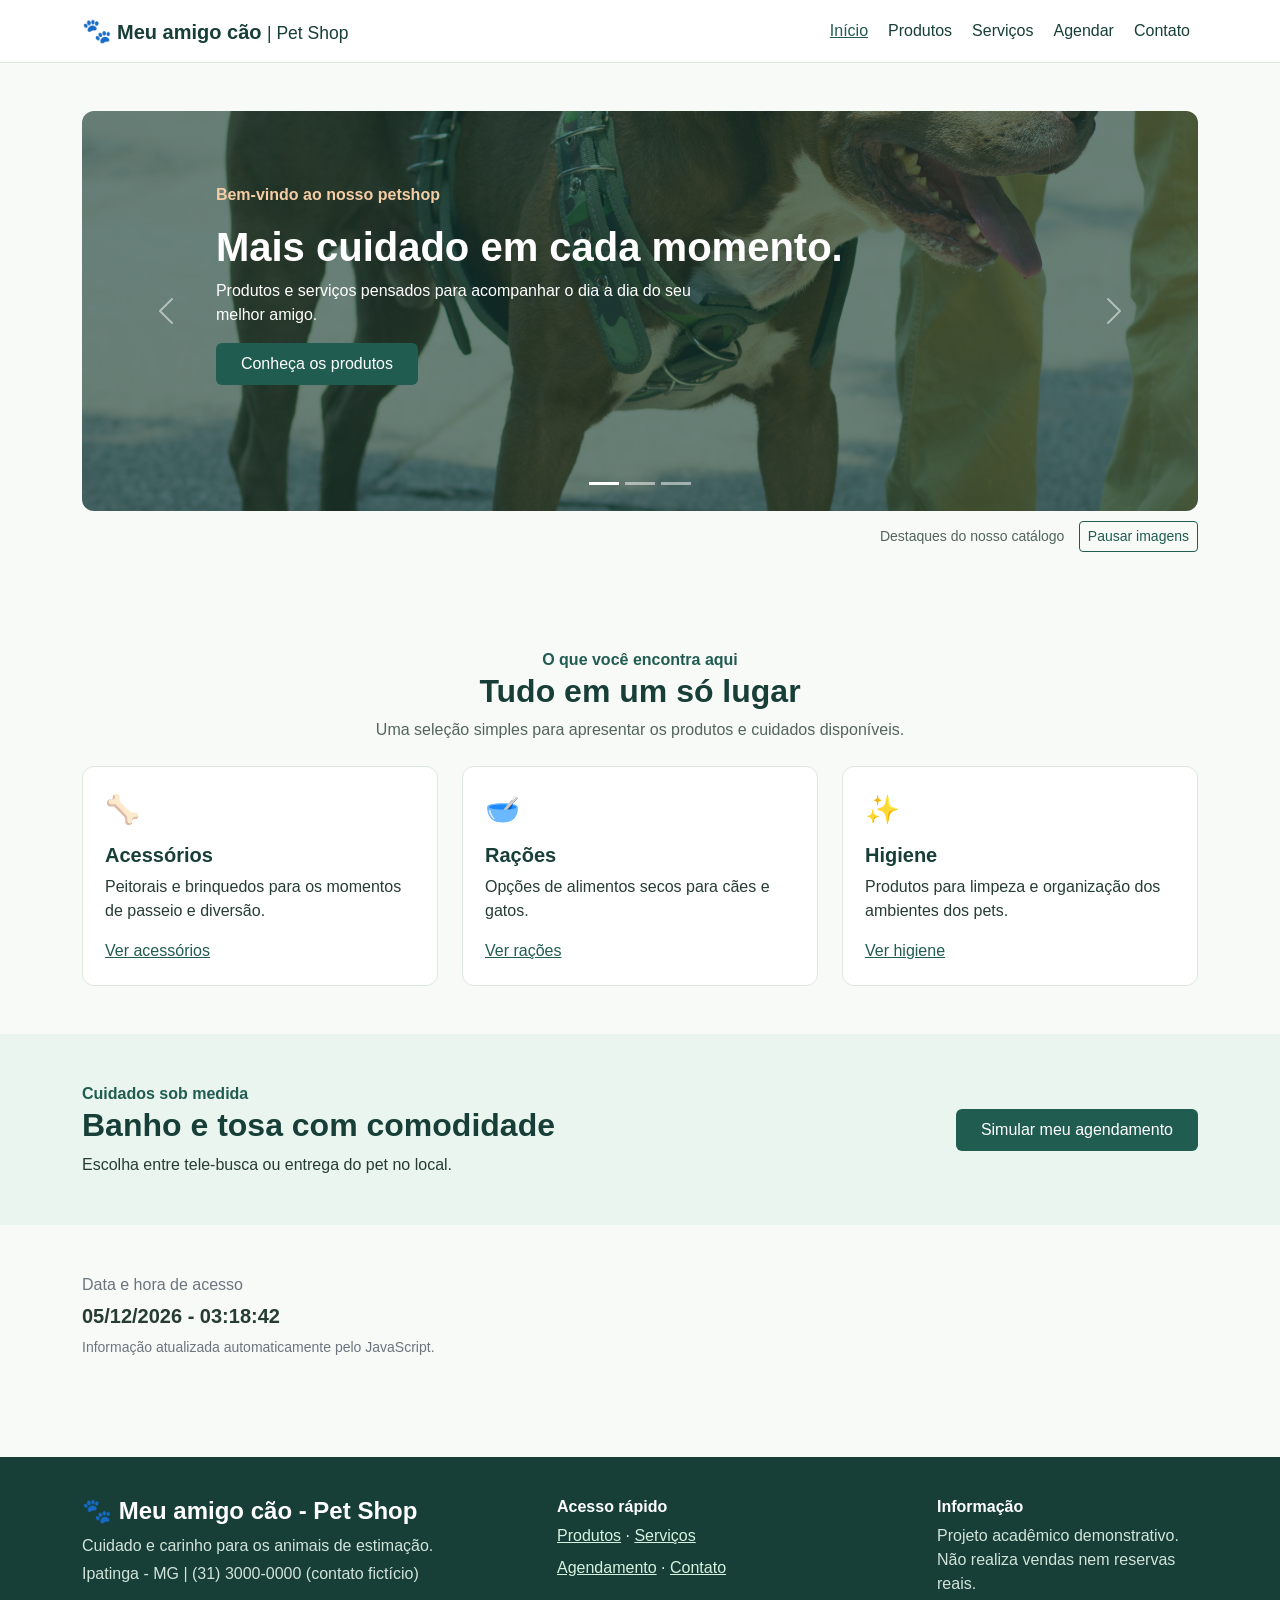
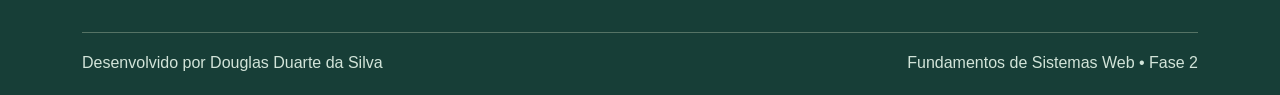
<file: index.html>
<!DOCTYPE html>
<html lang="pt-BR">
<head>
    <meta charset="UTF-8">
    <meta name="viewport" content="width=device-width, initial-scale=1">
    <meta name="description" content="Página inicial do Meu amigo cão - Pet Shop: produtos, cuidados e agendamento demonstrativo.">
    <title>Início | Meu amigo cão - Pet Shop</title>
    <!-- Bootstrap fornece a grade responsiva, a navegação e o carrossel. -->
    <link rel="stylesheet" href="https://cdn.jsdelivr.net/npm/bootstrap@5.3.8/dist/css/bootstrap.min.css">
    <!-- Estilos próprios da fase 2, separados do conteúdo HTML. -->
    <link rel="stylesheet" href="css/estilos.css">
    <!-- defer carrega scripts após a leitura do HTML. -->
    <script src="https://cdn.jsdelivr.net/npm/bootstrap@5.3.8/dist/js/bootstrap.bundle.min.js" defer></script>
    <script src="js/app.js" defer></script>
</head>
<body>
    <a class="skip-link" href="#conteudo">Pular para o conteúdo principal</a>
    <!-- Cabeçalho: identificação e links acessíveis em todas as páginas. -->
    <header class="site-header">
        <nav class="navbar navbar-expand-lg" aria-label="Navegação principal">
            <div class="container">
                <a class="navbar-brand brand" href="index.html"><span class="brand-icon" aria-hidden="true">🐾</span>Meu amigo cão <small class="d-none d-sm-inline fw-normal">| Pet Shop</small></a>
                <button class="navbar-toggler" type="button" data-bs-toggle="collapse" data-bs-target="#menuPrincipal" aria-controls="menuPrincipal" aria-expanded="false" aria-label="Abrir menu">
                    <span class="navbar-toggler-icon"></span>
                </button>
                <div class="collapse navbar-collapse" id="menuPrincipal">
                    <ul class="navbar-nav ms-auto align-items-lg-center gap-lg-1">
                    <li class="nav-item"><a class="nav-link active" href="index.html" aria-current="page">Início</a></li>
                    <li class="nav-item"><a class="nav-link" href="produtos.html">Produtos</a></li>
                    <li class="nav-item"><a class="nav-link" href="servicos.html">Serviços</a></li>
                    <li class="nav-item"><a class="nav-link" href="agendamento.html">Agendar</a></li>
                    <li class="nav-item"><a class="nav-link" href="contato.html">Contato</a></li>
                    </ul>
                </div>
            </div>
        </nav>
    </header>
    <main id="conteudo" tabindex="-1">
        <!-- Carrossel Bootstrap com três imagens, botões e opção de pausa. -->
        <section class="container py-4 py-lg-5" aria-label="Destaques do petshop">
            <div id="carrosselPrincipal" class="carousel slide hero-carousel" data-bs-ride="carousel" data-bs-interval="6000" role="region" aria-roledescription="carrossel" aria-label="Destaques">
                <div class="carousel-indicators">
                    <button type="button" data-bs-target="#carrosselPrincipal" data-bs-slide-to="0" class="active" aria-current="true" aria-label="Imagem 1: cuidados"></button>
                    <button type="button" data-bs-target="#carrosselPrincipal" data-bs-slide-to="1" aria-label="Imagem 2: brinquedos"></button>
                    <button type="button" data-bs-target="#carrosselPrincipal" data-bs-slide-to="2" aria-label="Imagem 3: agendamento"></button>
                </div>
                <div class="carousel-inner">
                    <div class="carousel-item active">
                        <div class="hero-slide">
                            <img src="imagens/pexels-kuiyibo-12002618.jpg" alt="Cão utilizando um peitoral durante passeio">
                            <div class="hero-copy">
                                <p class="eyebrow">Bem-vindo ao nosso petshop</p>
                                <h1>Mais cuidado em cada momento.</h1>
                                <p>Produtos e serviços pensados para acompanhar o dia a dia do seu melhor amigo.</p>
                                <a class="btn btn-brand px-4 py-2" href="produtos.html">Conheça os produtos</a>
                            </div>
                        </div>
                    </div>
                    <div class="carousel-item">
                        <div class="hero-slide">
                            <img src="imagens/pexels-maiksax-33742356.jpg" alt="Cachorrinho mordendo um brinquedo de borracha em formato de osso">
                            <div class="hero-copy">
                                <p class="eyebrow">Acessórios e diversão</p>
                                <h2>Pequenos cuidados. Grandes alegrias.</h2>
                                <p>Explore acessórios, alimentos secos e produtos de higiene para seu pet.</p>
                                <a class="btn btn-brand px-4 py-2" href="produtos.html#acessorios">Ver acessórios</a>
                            </div>
                        </div>
                    </div>
                    <div class="carousel-item">
                        <div class="hero-slide">
                            <img src="imagens/pexels-eduardo-lopez-242403618-16618557.jpg" alt="Gato se alimentando em uma tigela">
                            <div class="hero-copy">
                                <p class="eyebrow">Banho e tosa</p>
                                <h2>Uma rotina de bem-estar para seu pet.</h2>
                                <p>Consulte os serviços e simule a escolha de data, horário e tele-busca.</p>
                                <a class="btn btn-brand px-4 py-2" href="agendamento.html">Simular agendamento</a>
                            </div>
                        </div>
                    </div>
                </div>
                <button class="carousel-control-prev" type="button" data-bs-target="#carrosselPrincipal" data-bs-slide="prev"><span class="carousel-control-prev-icon" aria-hidden="true"></span><span class="visually-hidden">Imagem anterior</span></button>
                <button class="carousel-control-next" type="button" data-bs-target="#carrosselPrincipal" data-bs-slide="next"><span class="carousel-control-next-icon" aria-hidden="true"></span><span class="visually-hidden">Próxima imagem</span></button>
            </div>
            <div class="carousel-tools">
                <span class="stat-pill">Destaques do nosso catálogo</span>
                <button class="btn btn-sm btn-outline-brand" id="pausarCarrossel" type="button" aria-pressed="false">Pausar imagens</button>
            </div>
        </section>
        <section class="container py-4 py-lg-5" aria-labelledby="tituloCategorias">
            <div class="text-center mb-4">
                <span class="eyebrow">O que você encontra aqui</span>
                <h2 class="section-title" id="tituloCategorias">Tudo em um só lugar</h2>
                <p class="section-copy mx-auto">Uma seleção simples para apresentar os produtos e cuidados disponíveis.</p>
            </div>
            <div class="row g-4">
                <div class="col-md-4"><article class="feature-card"><span class="feature-icon" aria-hidden="true">🦴</span><h3>Acessórios</h3><p>Peitorais e brinquedos para os momentos de passeio e diversão.</p><a href="produtos.html#acessorios">Ver acessórios</a></article></div>
                <div class="col-md-4"><article class="feature-card"><span class="feature-icon" aria-hidden="true">🥣</span><h3>Rações</h3><p>Opções de alimentos secos para cães e gatos.</p><a href="produtos.html#racoes">Ver rações</a></article></div>
                <div class="col-md-4"><article class="feature-card"><span class="feature-icon" aria-hidden="true">✨</span><h3>Higiene</h3><p>Produtos para limpeza e organização dos ambientes dos pets.</p><a href="produtos.html#higiene">Ver higiene</a></article></div>
            </div>
        </section>
        <section class="soft-bg py-5" aria-labelledby="tituloAtendimento">
            <div class="container d-flex flex-column flex-lg-row align-items-lg-center justify-content-between gap-3">
                <div>
                    <span class="eyebrow">Cuidados sob medida</span>
                    <h2 class="section-title" id="tituloAtendimento">Banho e tosa com comodidade</h2>
                    <p class="mb-0">Escolha entre tele-busca ou entrega do pet no local.</p>
                </div>
                <a class="btn btn-brand px-4 py-2" href="agendamento.html">Simular meu agendamento</a>
            </div>
        </section>
        <section class="container py-5" aria-label="Relógio e informações">
            <p class="text-secondary mb-1">Data e hora de acesso</p>
            <p id="relogio" class="fw-bold fs-5 mb-1" aria-label="Data e hora atual">Carregando data e hora...</p>
            <small class="text-secondary">Informação atualizada automaticamente pelo JavaScript.</small>
        </section>
    </main>
    <!-- Rodapé mantido da fase 1, agora com apresentação visual personalizada. -->
    <footer class="site-footer">
        <div class="container">
            <div class="row g-4">
                <div class="col-lg-5">
                    <h2 class="h4 fw-bold">🐾 Meu amigo cão - Pet Shop</h2>
                    <p class="footer-muted mb-1">Cuidado e carinho para os animais de estimação.</p>
                    <p class="footer-muted mb-0">Ipatinga - MG | (31) 3000-0000 (contato fictício)</p>
                </div>
                <div class="col-lg-4">
                    <h2 class="h6 fw-bold">Acesso rápido</h2>
                    <p class="mb-2"><a href="produtos.html">Produtos</a> · <a href="servicos.html">Serviços</a></p>
                    <p class="mb-0"><a href="agendamento.html">Agendamento</a> · <a href="contato.html">Contato</a></p>
                </div>
                <div class="col-lg-3">
                    <h2 class="h6 fw-bold">Informação</h2>
                    <p class="footer-muted">Projeto acadêmico demonstrativo. Não realiza vendas nem reservas reais.</p>
                </div>
            </div>
            <div class="footer-rule d-flex flex-column flex-md-row justify-content-between gap-2">
                <span class="footer-muted">Desenvolvido por Douglas Duarte da Silva</span>
                <span class="footer-muted">Fundamentos de Sistemas Web • Fase 2</span>
            </div>
        </div>
    </footer>
</body>
</html>
</file>
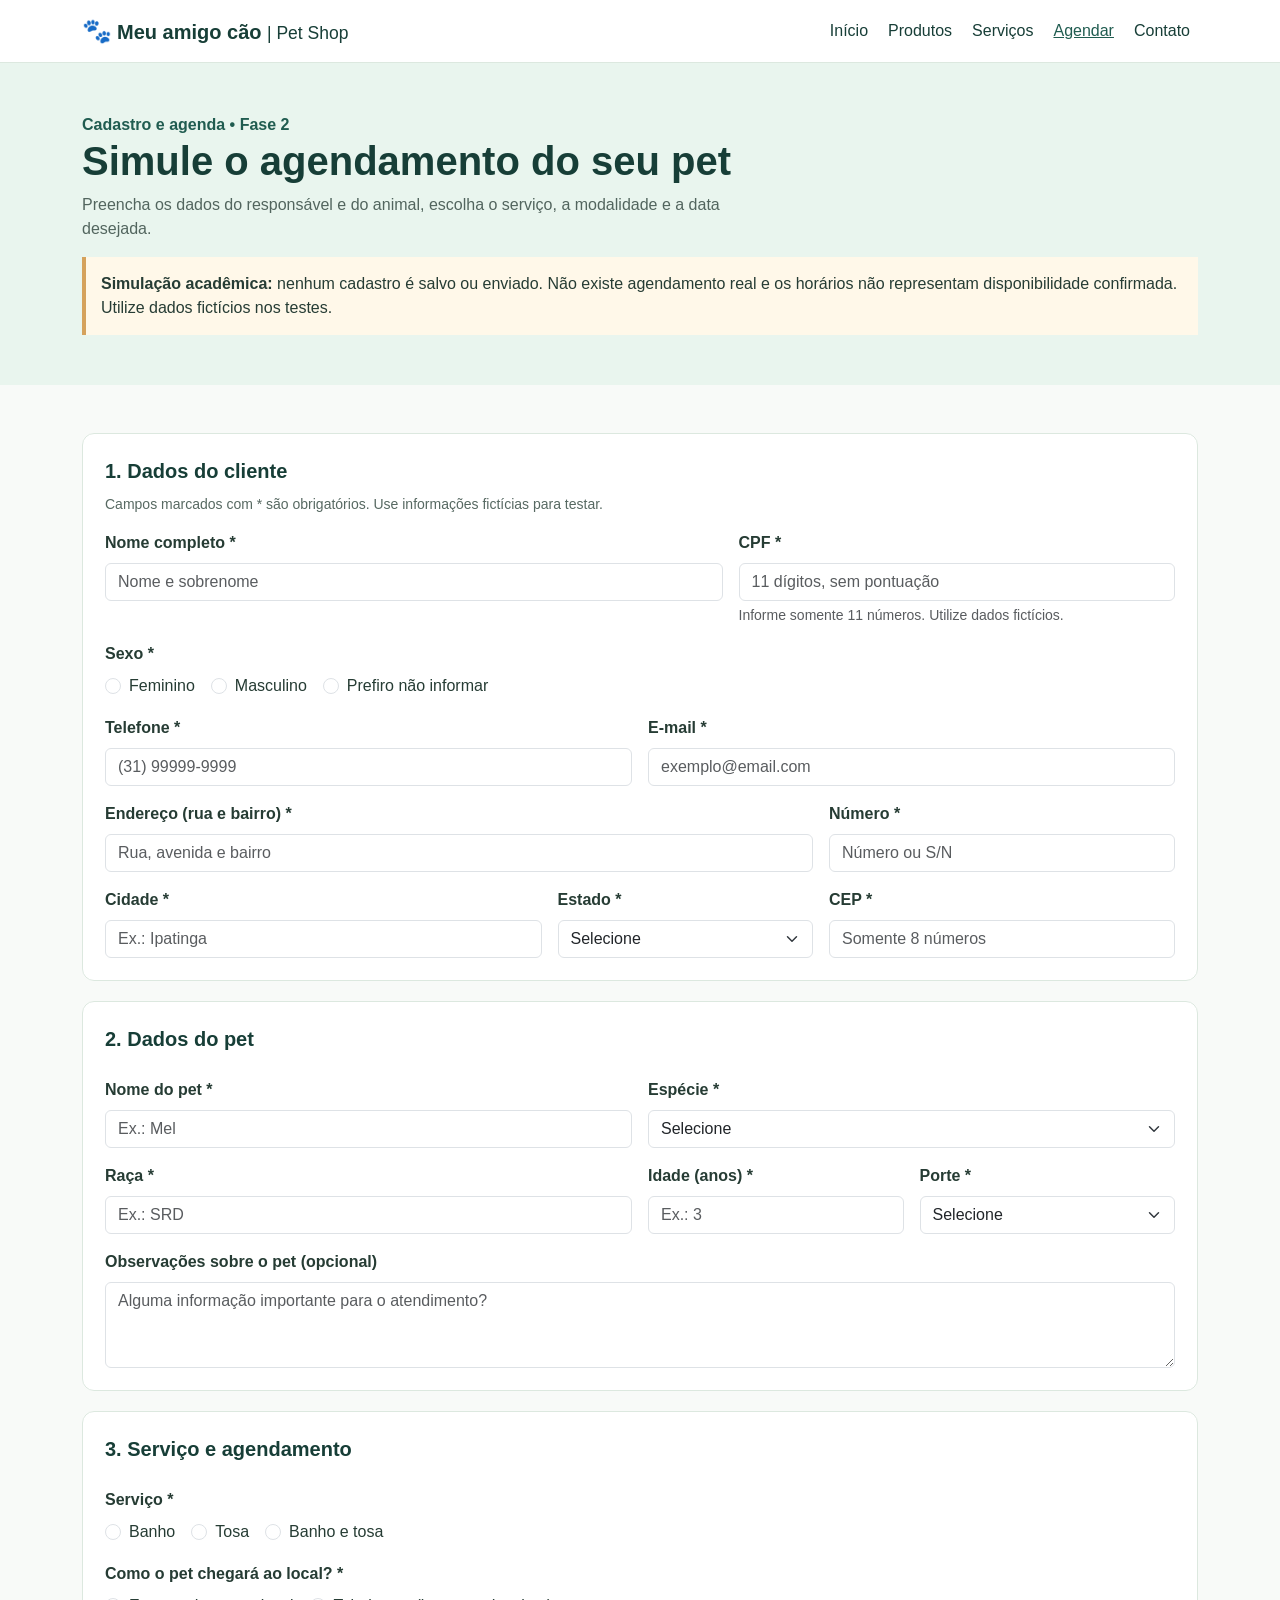
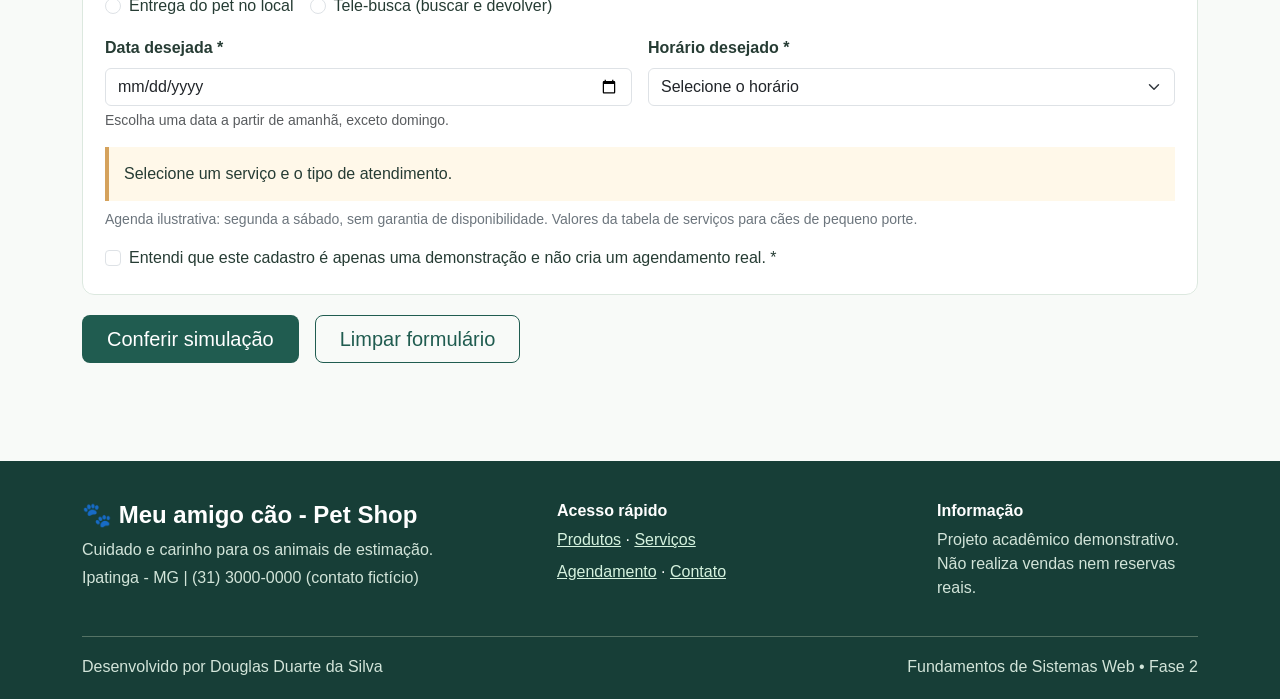
<file: agendamento.html>
<!DOCTYPE html>
<html lang="pt-BR">
<head>
    <meta charset="UTF-8">
    <meta name="viewport" content="width=device-width, initial-scale=1">
    <meta name="description" content="Formulário de cadastro do cliente e pet, com simulação de banho, tosa e tele-busca.">
    <title>Cadastro e agendamento | Meu amigo cão - Pet Shop</title>
    <!-- Bootstrap fornece a grade responsiva, a navegação e o carrossel. -->
    <link rel="stylesheet" href="https://cdn.jsdelivr.net/npm/bootstrap@5.3.8/dist/css/bootstrap.min.css">
    <!-- Estilos próprios da fase 2, separados do conteúdo HTML. -->
    <link rel="stylesheet" href="css/estilos.css">
    <!-- defer carrega scripts após a leitura do HTML. -->
    <script src="https://cdn.jsdelivr.net/npm/bootstrap@5.3.8/dist/js/bootstrap.bundle.min.js" defer></script>
    <script src="js/app.js" defer></script>
</head>
<body>
    <a class="skip-link" href="#conteudo">Pular para o conteúdo principal</a>
    <!-- Cabeçalho: identificação e links acessíveis em todas as páginas. -->
    <header class="site-header">
        <nav class="navbar navbar-expand-lg" aria-label="Navegação principal">
            <div class="container">
                <a class="navbar-brand brand" href="index.html"><span class="brand-icon" aria-hidden="true">🐾</span>Meu amigo cão <small class="d-none d-sm-inline fw-normal">| Pet Shop</small></a>
                <button class="navbar-toggler" type="button" data-bs-toggle="collapse" data-bs-target="#menuPrincipal" aria-controls="menuPrincipal" aria-expanded="false" aria-label="Abrir menu">
                    <span class="navbar-toggler-icon"></span>
                </button>
                <div class="collapse navbar-collapse" id="menuPrincipal">
                    <ul class="navbar-nav ms-auto align-items-lg-center gap-lg-1">
                    <li class="nav-item"><a class="nav-link" href="index.html">Início</a></li>
                    <li class="nav-item"><a class="nav-link" href="produtos.html">Produtos</a></li>
                    <li class="nav-item"><a class="nav-link" href="servicos.html">Serviços</a></li>
                    <li class="nav-item"><a class="nav-link active" href="agendamento.html" aria-current="page">Agendar</a></li>
                    <li class="nav-item"><a class="nav-link" href="contato.html">Contato</a></li>
                    </ul>
                </div>
            </div>
        </nav>
    </header>
    <main id="conteudo" tabindex="-1">
        <section class="page-hero">
            <div class="container">
                <span class="eyebrow">Cadastro e agenda • Fase 2</span>
                <h1 class="section-title">Simule o agendamento do seu pet</h1>
                <p class="section-copy">Preencha os dados do responsável e do animal, escolha o serviço, a modalidade e a data desejada.</p>
                <p class="note-box mb-0"><strong>Simulação acadêmica:</strong> nenhum cadastro é salvo ou enviado. Não existe agendamento real e os horários não representam disponibilidade confirmada. Utilize dados fictícios nos testes.</p>
            </div>
        </section>
        <section class="container py-5" aria-labelledby="tituloFormulario">
            <h2 id="tituloFormulario" class="visually-hidden">Formulário de cadastro e agendamento</h2>
            <!-- Formulário HTML5 com validação nativa e conferência JavaScript. -->
            <form id="formAgendamento" method="post">
                <fieldset class="form-panel">
                    <legend>1. Dados do cliente</legend>
                    <p class="required-note">Campos marcados com * são obrigatórios. Use informações fictícias para testar.</p>
                    <div class="row g-3">
                        <div class="col-md-7"><label class="form-label" for="nomeCliente">Nome completo *</label><input class="form-control" id="nomeCliente" name="nomeCliente" type="text" placeholder="Nome e sobrenome" minlength="3" autocomplete="name" required></div>
                        <div class="col-md-5"><label class="form-label" for="cpf">CPF *</label><input class="form-control" id="cpf" name="cpf" type="text" inputmode="numeric" maxlength="11" pattern="[0-9]{11}" placeholder="11 dígitos, sem pontuação" aria-describedby="dicaCpf" required><div id="dicaCpf" class="form-text">Informe somente 11 números. Utilize dados fictícios.</div></div>
                        <div class="col-12"><span class="form-label d-block mb-2" id="rotuloSexo">Sexo *</span>
                            <div role="group" aria-labelledby="rotuloSexo" class="d-flex flex-wrap gap-3">
                                <label class="form-check"><input class="form-check-input" type="radio" name="sexo" value="feminino" required> <span class="form-check-label">Feminino</span></label>
                                <label class="form-check"><input class="form-check-input" type="radio" name="sexo" value="masculino"> <span class="form-check-label">Masculino</span></label>
                                <label class="form-check"><input class="form-check-input" type="radio" name="sexo" value="naoInformar"> <span class="form-check-label">Prefiro não informar</span></label>
                            </div>
                        </div>
                        <div class="col-md-6"><label class="form-label" for="telefone">Telefone *</label><input class="form-control" id="telefone" name="telefone" type="tel" placeholder="(31) 99999-9999" minlength="10" maxlength="20" autocomplete="tel" required></div>
                        <div class="col-md-6"><label class="form-label" for="email">E-mail *</label><input class="form-control" id="email" name="email" type="email" placeholder="exemplo@email.com" autocomplete="email" required></div>
                        <div class="col-md-8"><label class="form-label" for="rua">Endereço (rua e bairro) *</label><input class="form-control" id="rua" name="rua" type="text" placeholder="Rua, avenida e bairro" autocomplete="street-address" required></div>
                        <div class="col-md-4"><label class="form-label" for="numero">Número *</label><input class="form-control" id="numero" name="numero" type="text" placeholder="Número ou S/N" required></div>
                        <div class="col-md-5"><label class="form-label" for="cidade">Cidade *</label><input class="form-control" id="cidade" name="cidade" type="text" placeholder="Ex.: Ipatinga" autocomplete="address-level2" required></div>
                        <div class="col-md-3"><label class="form-label" for="uf">Estado *</label><select class="form-select" id="uf" name="uf" required><option value="">Selecione</option><option value="MG">MG</option><option value="ES">ES</option><option value="RJ">RJ</option><option value="SP">SP</option><option value="outro">Outro</option></select></div>
                        <div class="col-md-4"><label class="form-label" for="cep">CEP *</label><input class="form-control" id="cep" name="cep" type="text" inputmode="numeric" pattern="[0-9]{8}" maxlength="8" placeholder="Somente 8 números" autocomplete="postal-code" required></div>
                    </div>
                </fieldset>
                <fieldset class="form-panel">
                    <legend>2. Dados do pet</legend>
                    <div class="row g-3">
                        <div class="col-md-6"><label class="form-label" for="nomePet">Nome do pet *</label><input class="form-control" id="nomePet" name="nomePet" type="text" placeholder="Ex.: Mel" required></div>
                        <div class="col-md-6"><label class="form-label" for="especie">Espécie *</label><select class="form-select" id="especie" name="especie" required><option value="">Selecione</option><option value="cao">Cão</option><option value="gato">Gato</option></select></div>
                        <div class="col-md-6"><label class="form-label" for="raca">Raça *</label><input class="form-control" id="raca" name="raca" type="text" placeholder="Ex.: SRD" required></div>
                        <div class="col-md-3"><label class="form-label" for="idadePet">Idade (anos) *</label><input class="form-control" id="idadePet" name="idadePet" type="number" min="0" max="35" step="1" placeholder="Ex.: 3" required></div>
                        <div class="col-md-3"><label class="form-label" for="porte">Porte *</label><select class="form-select" id="porte" name="porte" required><option value="">Selecione</option><option value="pequeno">Pequeno</option><option value="medio">Médio</option><option value="grande">Grande</option></select></div>
                        <div class="col-12"><label class="form-label" for="observacoes">Observações sobre o pet (opcional)</label><textarea class="form-control" id="observacoes" name="observacoes" rows="3" maxlength="300" placeholder="Alguma informação importante para o atendimento?"></textarea></div>
                    </div>
                </fieldset>
                <fieldset class="form-panel">
                    <legend>3. Serviço e agendamento</legend>
                    <div class="row g-3">
                        <div class="col-12"><span id="rotuloServico" class="form-label d-block">Serviço *</span>
                            <div class="d-flex flex-wrap gap-3" role="group" aria-labelledby="rotuloServico">
                                <label class="form-check"><input class="form-check-input" type="radio" name="servico" value="banho" required> <span class="form-check-label">Banho</span></label>
                                <label class="form-check"><input class="form-check-input" type="radio" name="servico" value="tosa"> <span class="form-check-label">Tosa</span></label>
                                <label class="form-check"><input class="form-check-input" type="radio" name="servico" value="banhoTosa"> <span class="form-check-label">Banho e tosa</span></label>
                            </div>
                        </div>
                        <div class="col-12"><span id="rotuloMetodo" class="form-label d-block">Como o pet chegará ao local? *</span>
                            <div class="d-flex flex-wrap gap-3" role="group" aria-labelledby="rotuloMetodo">
                                <label class="form-check"><input class="form-check-input" type="radio" name="metodo" value="local" required> <span class="form-check-label">Entrega do pet no local</span></label>
                                <label class="form-check"><input class="form-check-input" type="radio" name="metodo" value="busca"> <span class="form-check-label">Tele-busca (buscar e devolver)</span></label>
                            </div>
                        </div>
                        <div class="col-md-6"><label class="form-label" for="dataAgendamento">Data desejada *</label><input class="form-control" id="dataAgendamento" name="dataAgendamento" type="date" aria-describedby="estadoData" required><div id="estadoData" class="form-text" aria-live="polite">Escolha uma data a partir de amanhã, exceto domingo.</div></div>
                        <div class="col-md-6"><label class="form-label" for="horarioAgendamento">Horário desejado *</label><select class="form-select" id="horarioAgendamento" name="horarioAgendamento" required><option value="">Selecione o horário</option><option>09:00</option><option>10:00</option><option>11:00</option><option>13:00</option><option>14:00</option><option>15:00</option><option>16:00</option><option>17:00</option></select></div>
                        <div class="col-12"><p id="resumoValor" class="note-box mb-2" aria-live="polite">Selecione um serviço e o tipo de atendimento.</p><p class="text-secondary mb-0 small">Agenda ilustrativa: segunda a sábado, sem garantia de disponibilidade. Valores da tabela de serviços para cães de pequeno porte.</p></div>
                        <div class="col-12"><label class="form-check"><input class="form-check-input" type="checkbox" id="ciente" required> <span class="form-check-label">Entendi que este cadastro é apenas uma demonstração e não cria um agendamento real. *</span></label></div>
                    </div>
                </fieldset>
                <div class="d-flex gap-3 flex-wrap">
                    <button class="btn btn-brand btn-lg px-4" id="enviarSimulacao" type="submit" disabled>Conferir simulação</button>
                    <noscript><span class="text-danger">Ative o JavaScript para usar a simulação.</span></noscript>
                    <button class="btn btn-outline-brand btn-lg px-4" type="reset">Limpar formulário</button>
                </div>
                <div class="booking-summary" id="resultado" role="status" aria-live="polite" tabindex="-1" hidden>
                    <h2 class="h4 fw-bold">Prévia do atendimento</h2>
                    <p id="resumoTexto" class="mb-2"></p>
                    <p class="mb-0"><strong>Atenção:</strong> esta simulação não registra seus dados, não realiza reservas e não confirma horários.</p>
                </div>
            </form>
        </section>
    </main>
    <!-- Rodapé mantido da fase 1, agora com apresentação visual personalizada. -->
    <footer class="site-footer">
        <div class="container">
            <div class="row g-4">
                <div class="col-lg-5">
                    <h2 class="h4 fw-bold">🐾 Meu amigo cão - Pet Shop</h2>
                    <p class="footer-muted mb-1">Cuidado e carinho para os animais de estimação.</p>
                    <p class="footer-muted mb-0">Ipatinga - MG | (31) 3000-0000 (contato fictício)</p>
                </div>
                <div class="col-lg-4">
                    <h2 class="h6 fw-bold">Acesso rápido</h2>
                    <p class="mb-2"><a href="produtos.html">Produtos</a> · <a href="servicos.html">Serviços</a></p>
                    <p class="mb-0"><a href="agendamento.html">Agendamento</a> · <a href="contato.html">Contato</a></p>
                </div>
                <div class="col-lg-3">
                    <h2 class="h6 fw-bold">Informação</h2>
                    <p class="footer-muted">Projeto acadêmico demonstrativo. Não realiza vendas nem reservas reais.</p>
                </div>
            </div>
            <div class="footer-rule d-flex flex-column flex-md-row justify-content-between gap-2">
                <span class="footer-muted">Desenvolvido por Douglas Duarte da Silva</span>
                <span class="footer-muted">Fundamentos de Sistemas Web • Fase 2</span>
            </div>
        </div>
    </footer>
</body>
</html>
</file>
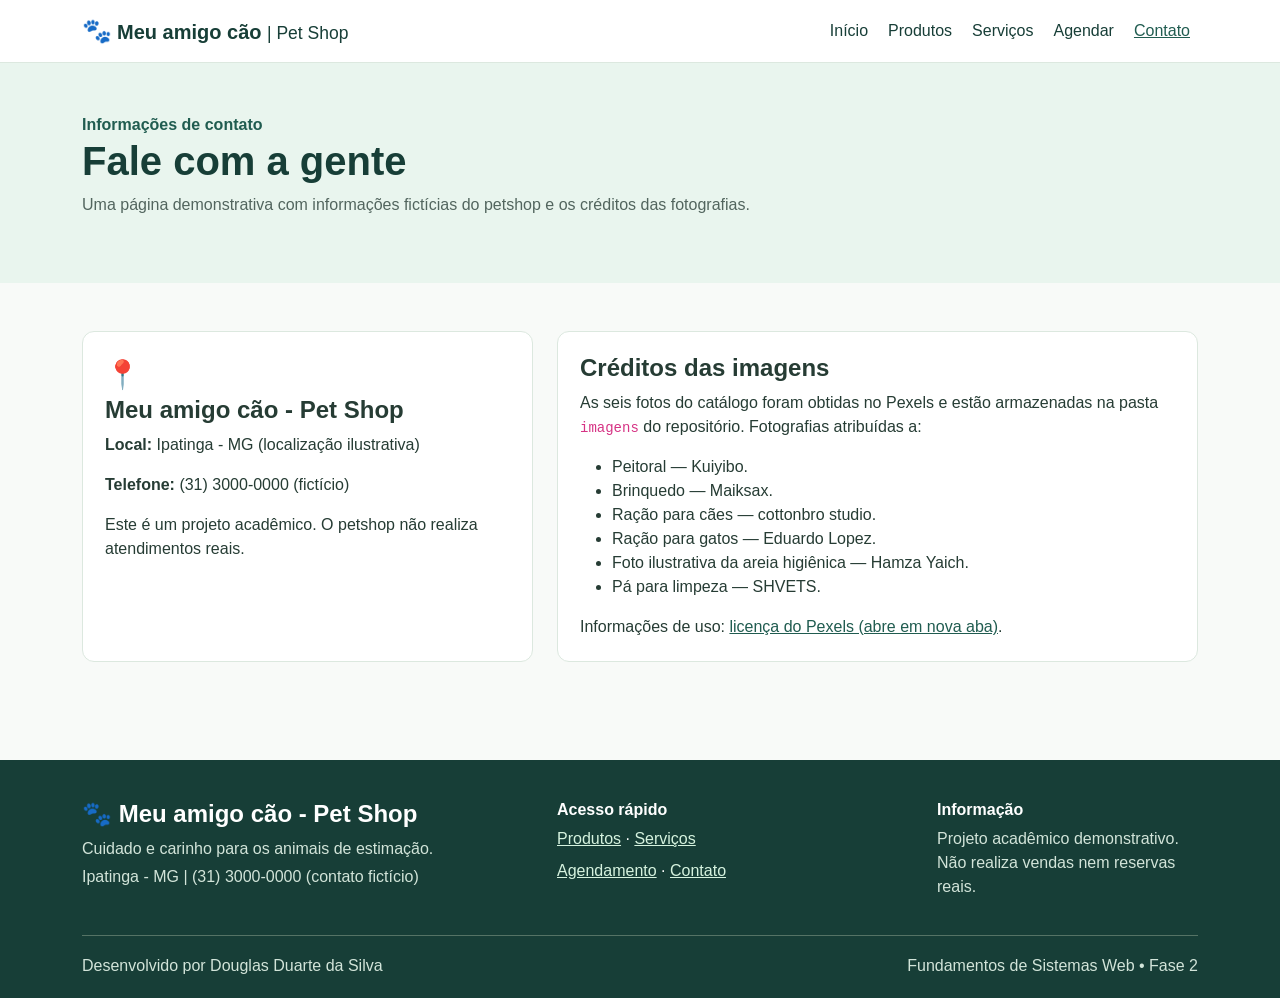
<file: contato.html>
<!DOCTYPE html>
<html lang="pt-BR">
<head>
    <meta charset="UTF-8">
    <meta name="viewport" content="width=device-width, initial-scale=1">
    <meta name="description" content="Informações fictícias de contato e créditos fotográficos.">
    <title>Contato | Meu amigo cão - Pet Shop</title>
    <!-- Bootstrap fornece a grade responsiva, a navegação e o carrossel. -->
    <link rel="stylesheet" href="https://cdn.jsdelivr.net/npm/bootstrap@5.3.8/dist/css/bootstrap.min.css">
    <!-- Estilos próprios da fase 2, separados do conteúdo HTML. -->
    <link rel="stylesheet" href="css/estilos.css">
    <!-- defer carrega scripts após a leitura do HTML. -->
    <script src="https://cdn.jsdelivr.net/npm/bootstrap@5.3.8/dist/js/bootstrap.bundle.min.js" defer></script>
    <script src="js/app.js" defer></script>
</head>
<body>
    <a class="skip-link" href="#conteudo">Pular para o conteúdo principal</a>
    <!-- Cabeçalho: identificação e links acessíveis em todas as páginas. -->
    <header class="site-header">
        <nav class="navbar navbar-expand-lg" aria-label="Navegação principal">
            <div class="container">
                <a class="navbar-brand brand" href="index.html"><span class="brand-icon" aria-hidden="true">🐾</span>Meu amigo cão <small class="d-none d-sm-inline fw-normal">| Pet Shop</small></a>
                <button class="navbar-toggler" type="button" data-bs-toggle="collapse" data-bs-target="#menuPrincipal" aria-controls="menuPrincipal" aria-expanded="false" aria-label="Abrir menu">
                    <span class="navbar-toggler-icon"></span>
                </button>
                <div class="collapse navbar-collapse" id="menuPrincipal">
                    <ul class="navbar-nav ms-auto align-items-lg-center gap-lg-1">
                    <li class="nav-item"><a class="nav-link" href="index.html">Início</a></li>
                    <li class="nav-item"><a class="nav-link" href="produtos.html">Produtos</a></li>
                    <li class="nav-item"><a class="nav-link" href="servicos.html">Serviços</a></li>
                    <li class="nav-item"><a class="nav-link" href="agendamento.html">Agendar</a></li>
                    <li class="nav-item"><a class="nav-link active" href="contato.html" aria-current="page">Contato</a></li>
                    </ul>
                </div>
            </div>
        </nav>
    </header>
    <main id="conteudo" tabindex="-1">
        <section class="page-hero">
            <div class="container">
                <span class="eyebrow">Informações de contato</span>
                <h1 class="section-title">Fale com a gente</h1>
                <p class="section-copy">Uma página demonstrativa com informações fictícias do petshop e os créditos das fotografias.</p>
            </div>
        </section>
        <section class="container py-5">
            <div class="row g-4">
                <div class="col-lg-5"><div class="feature-card h-100">
                    <span class="feature-icon" aria-hidden="true">📍</span>
                    <h2 class="h4 fw-bold">Meu amigo cão - Pet Shop</h2>
                    <p><strong>Local:</strong> Ipatinga - MG (localização ilustrativa)</p>
                    <p><strong>Telefone:</strong> (31) 3000-0000 (fictício)</p>
                    <p class="mb-0">Este é um projeto acadêmico. O petshop não realiza atendimentos reais.</p>
                </div></div>
                <div class="col-lg-7"><div class="feature-card h-100">
                    <h2 class="h4 fw-bold">Créditos das imagens</h2>
                    <p>As seis fotos do catálogo foram obtidas no Pexels e estão armazenadas na pasta <code>imagens</code> do repositório. Fotografias atribuídas a:</p>
                    <ul class="mb-3">
                        <li>Peitoral — Kuiyibo.</li>
                        <li>Brinquedo — Maiksax.</li>
                        <li>Ração para cães — cottonbro studio.</li>
                        <li>Ração para gatos — Eduardo Lopez.</li>
                        <li>Foto ilustrativa da areia higiênica — Hamza Yaich.</li>
                        <li>Pá para limpeza — SHVETS.</li>
                    </ul>
                    <p class="mb-0">Informações de uso: <a href="https://www.pexels.com/license/" target="_blank" rel="noopener noreferrer">licença do Pexels (abre em nova aba)</a>.</p>
                </div></div>
            </div>
        </section>
    </main>
    <!-- Rodapé mantido da fase 1, agora com apresentação visual personalizada. -->
    <footer class="site-footer">
        <div class="container">
            <div class="row g-4">
                <div class="col-lg-5">
                    <h2 class="h4 fw-bold">🐾 Meu amigo cão - Pet Shop</h2>
                    <p class="footer-muted mb-1">Cuidado e carinho para os animais de estimação.</p>
                    <p class="footer-muted mb-0">Ipatinga - MG | (31) 3000-0000 (contato fictício)</p>
                </div>
                <div class="col-lg-4">
                    <h2 class="h6 fw-bold">Acesso rápido</h2>
                    <p class="mb-2"><a href="produtos.html">Produtos</a> · <a href="servicos.html">Serviços</a></p>
                    <p class="mb-0"><a href="agendamento.html">Agendamento</a> · <a href="contato.html">Contato</a></p>
                </div>
                <div class="col-lg-3">
                    <h2 class="h6 fw-bold">Informação</h2>
                    <p class="footer-muted">Projeto acadêmico demonstrativo. Não realiza vendas nem reservas reais.</p>
                </div>
            </div>
            <div class="footer-rule d-flex flex-column flex-md-row justify-content-between gap-2">
                <span class="footer-muted">Desenvolvido por Douglas Duarte da Silva</span>
                <span class="footer-muted">Fundamentos de Sistemas Web • Fase 2</span>
            </div>
        </div>
    </footer>
</body>
</html>
</file>
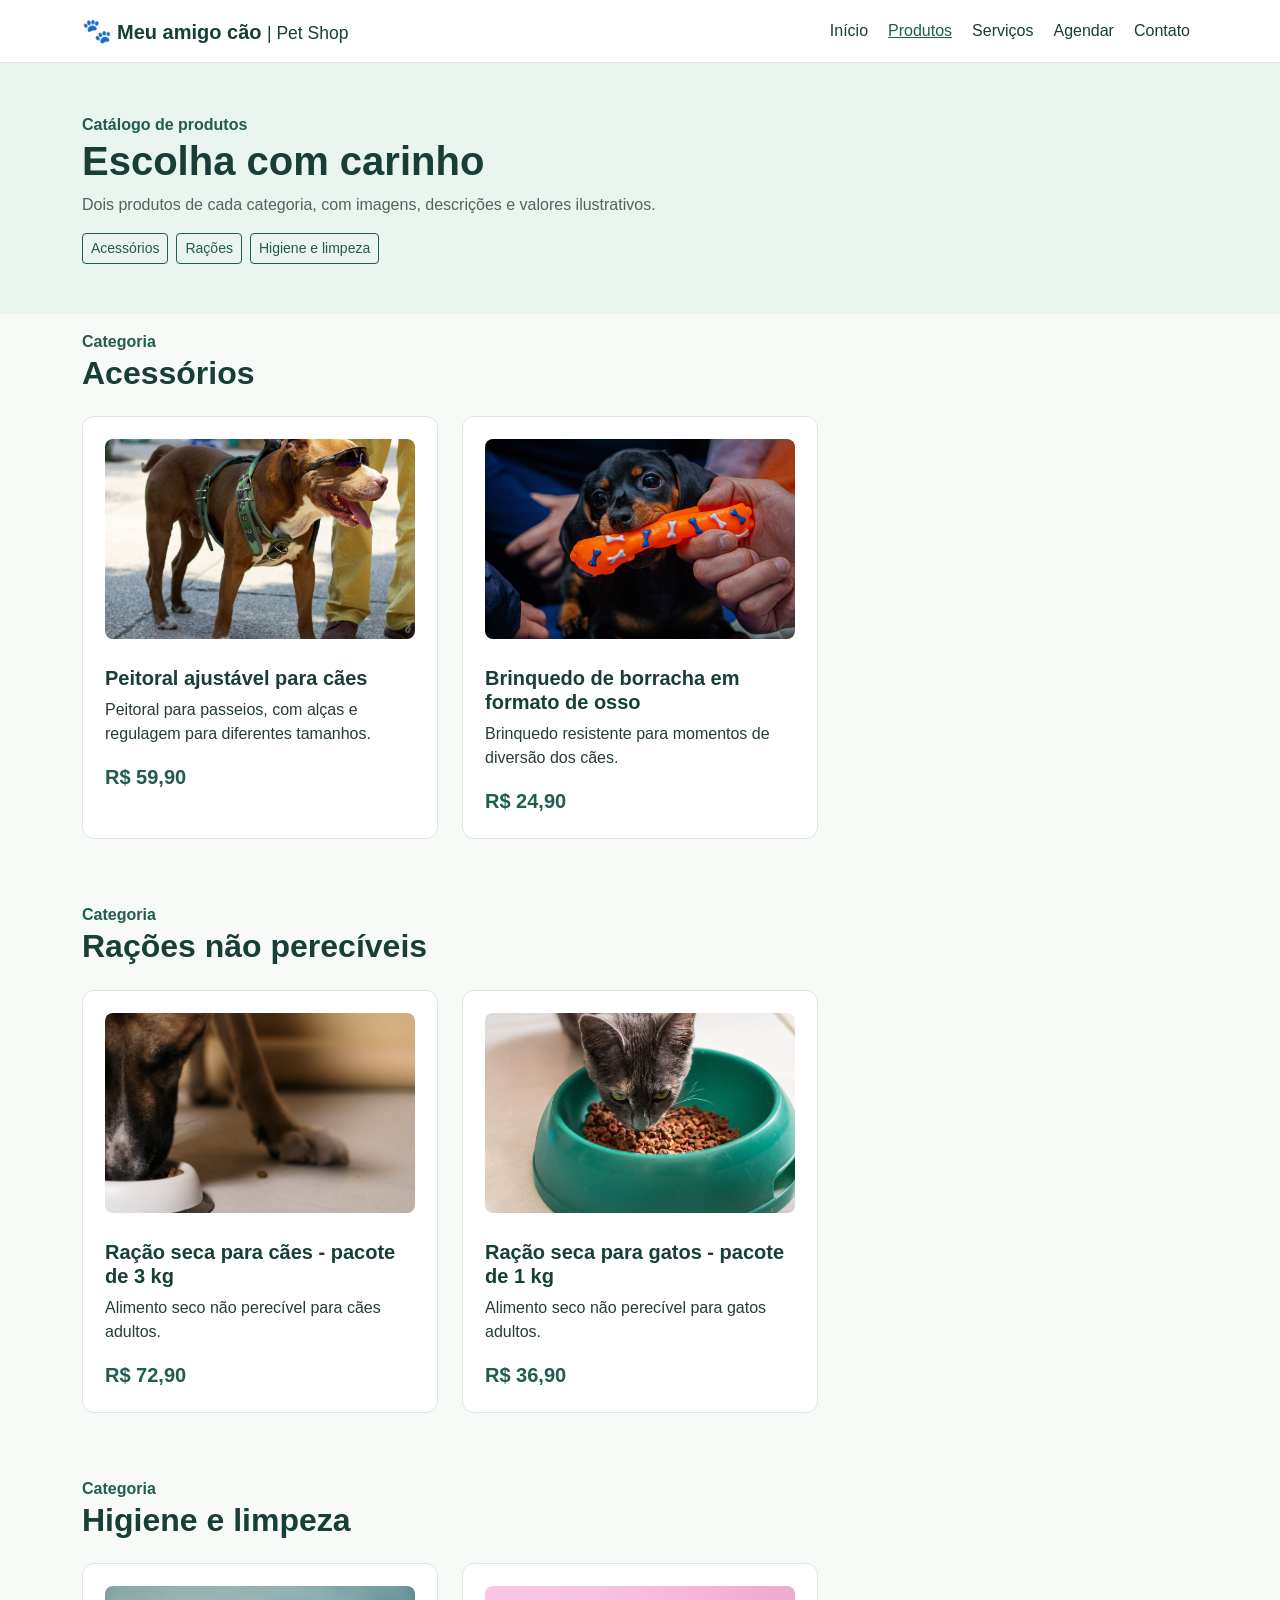
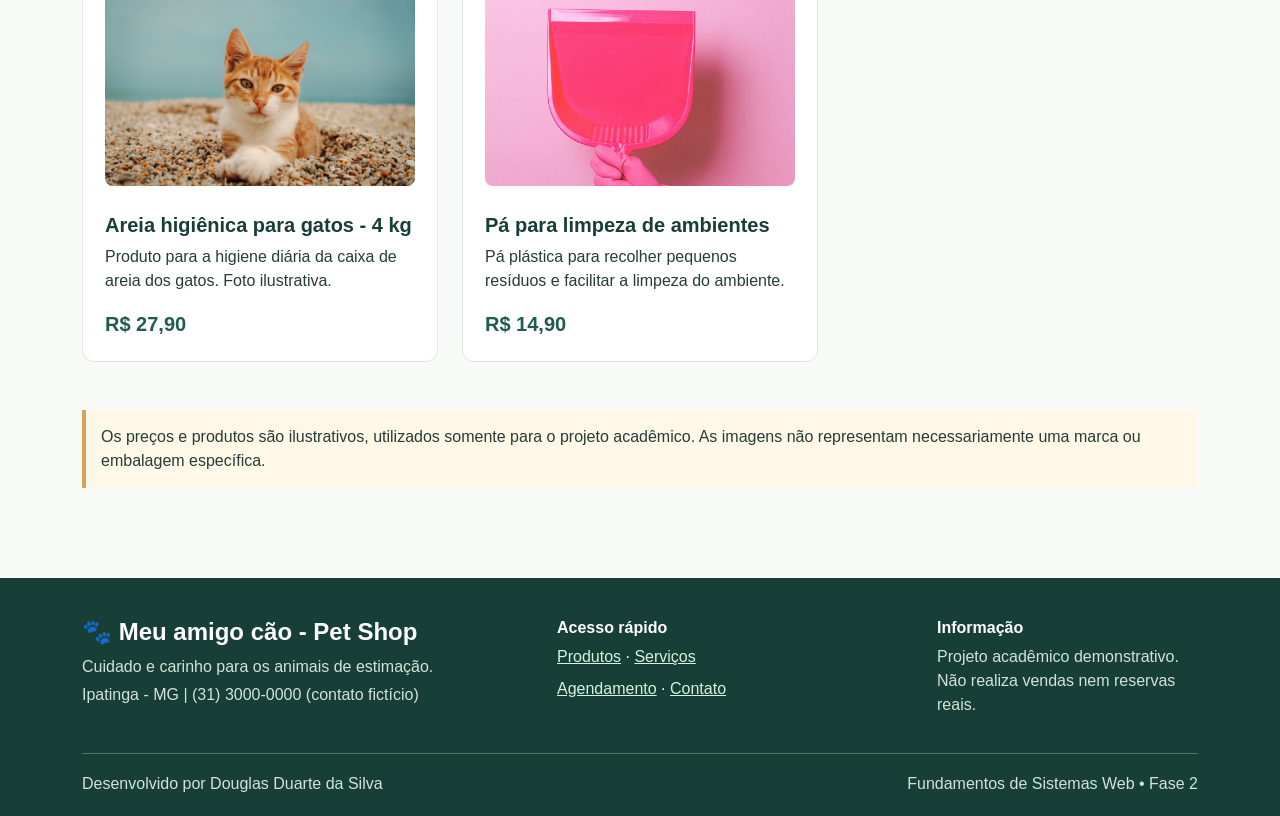
<file: produtos.html>
<!DOCTYPE html>
<html lang="pt-BR">
<head>
    <meta charset="UTF-8">
    <meta name="viewport" content="width=device-width, initial-scale=1">
    <meta name="description" content="Catálogo de acessórios, rações e higiene do Meu amigo cão - Pet Shop.">
    <title>Produtos | Meu amigo cão - Pet Shop</title>
    <!-- Bootstrap fornece a grade responsiva, a navegação e o carrossel. -->
    <link rel="stylesheet" href="https://cdn.jsdelivr.net/npm/bootstrap@5.3.8/dist/css/bootstrap.min.css">
    <!-- Estilos próprios da fase 2, separados do conteúdo HTML. -->
    <link rel="stylesheet" href="css/estilos.css">
    <!-- defer carrega scripts após a leitura do HTML. -->
    <script src="https://cdn.jsdelivr.net/npm/bootstrap@5.3.8/dist/js/bootstrap.bundle.min.js" defer></script>
    <script src="js/app.js" defer></script>
</head>
<body>
    <a class="skip-link" href="#conteudo">Pular para o conteúdo principal</a>
    <!-- Cabeçalho: identificação e links acessíveis em todas as páginas. -->
    <header class="site-header">
        <nav class="navbar navbar-expand-lg" aria-label="Navegação principal">
            <div class="container">
                <a class="navbar-brand brand" href="index.html"><span class="brand-icon" aria-hidden="true">🐾</span>Meu amigo cão <small class="d-none d-sm-inline fw-normal">| Pet Shop</small></a>
                <button class="navbar-toggler" type="button" data-bs-toggle="collapse" data-bs-target="#menuPrincipal" aria-controls="menuPrincipal" aria-expanded="false" aria-label="Abrir menu">
                    <span class="navbar-toggler-icon"></span>
                </button>
                <div class="collapse navbar-collapse" id="menuPrincipal">
                    <ul class="navbar-nav ms-auto align-items-lg-center gap-lg-1">
                    <li class="nav-item"><a class="nav-link" href="index.html">Início</a></li>
                    <li class="nav-item"><a class="nav-link active" href="produtos.html" aria-current="page">Produtos</a></li>
                    <li class="nav-item"><a class="nav-link" href="servicos.html">Serviços</a></li>
                    <li class="nav-item"><a class="nav-link" href="agendamento.html">Agendar</a></li>
                    <li class="nav-item"><a class="nav-link" href="contato.html">Contato</a></li>
                    </ul>
                </div>
            </div>
        </nav>
    </header>
    <main id="conteudo" tabindex="-1">
        <section class="page-hero">
            <div class="container">
                <span class="eyebrow">Catálogo de produtos</span>
                <h1 class="section-title">Escolha com carinho</h1>
                <p class="section-copy">Dois produtos de cada categoria, com imagens, descrições e valores ilustrativos.</p>
                <nav aria-label="Categorias do catálogo" class="d-flex flex-wrap gap-2">
                    <a class="btn btn-outline-brand btn-sm" href="#acessorios">Acessórios</a>
                    <a class="btn btn-outline-brand btn-sm" href="#racoes">Rações</a>
                    <a class="btn btn-outline-brand btn-sm" href="#higiene">Higiene e limpeza</a>
                </nav>
            </div>
        </section>
        <!-- Cada produto usa imagem com texto alternativo e descrição própria. -->
        <section class="container pb-5 pt-3" id="acessorios" aria-labelledby="titulo-acessorios">
            <div class="mb-4">
                <span class="category-label">Categoria</span>
                <h2 class="section-title" id="titulo-acessorios">Acessórios</h2>
            </div>
            <div class="row g-4">
                <div class="col-md-6 col-xl-4">
                    <article class="product-card">
                        <img src="imagens/pexels-kuiyibo-12002618.jpg" alt="Cão usando peitoral com tiras de regulagem durante um passeio" loading="lazy">
                        <div class="card-body">
                            <h3>Peitoral ajustável para cães</h3>
                            <p>Peitoral para passeios, com alças e regulagem para diferentes tamanhos.</p>
                            <p class="price mb-0">R$ 59,90</p>
                        </div>
                    </article>
                </div>
                <div class="col-md-6 col-xl-4">
                    <article class="product-card">
                        <img src="imagens/pexels-maiksax-33742356.jpg" alt="Cachorro brincando com um osso de borracha laranja" loading="lazy">
                        <div class="card-body">
                            <h3>Brinquedo de borracha em formato de osso</h3>
                            <p>Brinquedo resistente para momentos de diversão dos cães.</p>
                            <p class="price mb-0">R$ 24,90</p>
                        </div>
                    </article>
                </div>
            </div>
        </section>
        <section class="container pb-5 pt-3" id="racoes" aria-labelledby="titulo-racoes">
            <div class="mb-4">
                <span class="category-label">Categoria</span>
                <h2 class="section-title" id="titulo-racoes">Rações não perecíveis</h2>
            </div>
            <div class="row g-4">
                <div class="col-md-6 col-xl-4">
                    <article class="product-card">
                        <img src="imagens/pexels-cottonbro-6568949.jpg" alt="Cachorro se alimentando de ração seca em um pote" loading="lazy">
                        <div class="card-body">
                            <h3>Ração seca para cães - pacote de 3 kg</h3>
                            <p>Alimento seco não perecível para cães adultos.</p>
                            <p class="price mb-0">R$ 72,90</p>
                        </div>
                    </article>
                </div>
                <div class="col-md-6 col-xl-4">
                    <article class="product-card">
                        <img src="imagens/pexels-eduardo-lopez-242403618-16618557.jpg" alt="Gato comendo ração seca em tigela verde" loading="lazy">
                        <div class="card-body">
                            <h3>Ração seca para gatos - pacote de 1 kg</h3>
                            <p>Alimento seco não perecível para gatos adultos.</p>
                            <p class="price mb-0">R$ 36,90</p>
                        </div>
                    </article>
                </div>
            </div>
        </section>
        <section class="container pb-5 pt-3" id="higiene" aria-labelledby="titulo-higiene">
            <div class="mb-4">
                <span class="category-label">Categoria</span>
                <h2 class="section-title" id="titulo-higiene">Higiene e limpeza</h2>
            </div>
            <div class="row g-4">
                <div class="col-md-6 col-xl-4">
                    <article class="product-card">
                        <img src="imagens/pexels-hamza-yaich-1076080225-33965114.jpg" alt="Gatinho deitado sobre pedrinhas; foto meramente ilustrativa" loading="lazy">
                        <div class="card-body">
                            <h3>Areia higiênica para gatos - 4 kg</h3>
                            <p>Produto para a higiene diária da caixa de areia dos gatos. Foto ilustrativa.</p>
                            <p class="price mb-0">R$ 27,90</p>
                        </div>
                    </article>
                </div>
                <div class="col-md-6 col-xl-4">
                    <article class="product-card">
                        <img src="imagens/pexels-shvetsa-5217930.jpg" alt="Pá rosa usada para recolher resíduos em atividades de limpeza" loading="lazy">
                        <div class="card-body">
                            <h3>Pá para limpeza de ambientes</h3>
                            <p>Pá plástica para recolher pequenos resíduos e facilitar a limpeza do ambiente.</p>
                            <p class="price mb-0">R$ 14,90</p>
                        </div>
                    </article>
                </div>
            </div>
        </section>
        <section class="container pb-4"><p class="note-box">Os preços e produtos são ilustrativos, utilizados somente para o projeto acadêmico. As imagens não representam necessariamente uma marca ou embalagem específica.</p></section>
    </main>
    <!-- Rodapé mantido da fase 1, agora com apresentação visual personalizada. -->
    <footer class="site-footer">
        <div class="container">
            <div class="row g-4">
                <div class="col-lg-5">
                    <h2 class="h4 fw-bold">🐾 Meu amigo cão - Pet Shop</h2>
                    <p class="footer-muted mb-1">Cuidado e carinho para os animais de estimação.</p>
                    <p class="footer-muted mb-0">Ipatinga - MG | (31) 3000-0000 (contato fictício)</p>
                </div>
                <div class="col-lg-4">
                    <h2 class="h6 fw-bold">Acesso rápido</h2>
                    <p class="mb-2"><a href="produtos.html">Produtos</a> · <a href="servicos.html">Serviços</a></p>
                    <p class="mb-0"><a href="agendamento.html">Agendamento</a> · <a href="contato.html">Contato</a></p>
                </div>
                <div class="col-lg-3">
                    <h2 class="h6 fw-bold">Informação</h2>
                    <p class="footer-muted">Projeto acadêmico demonstrativo. Não realiza vendas nem reservas reais.</p>
                </div>
            </div>
            <div class="footer-rule d-flex flex-column flex-md-row justify-content-between gap-2">
                <span class="footer-muted">Desenvolvido por Douglas Duarte da Silva</span>
                <span class="footer-muted">Fundamentos de Sistemas Web • Fase 2</span>
            </div>
        </div>
    </footer>
</body>
</html>
</file>
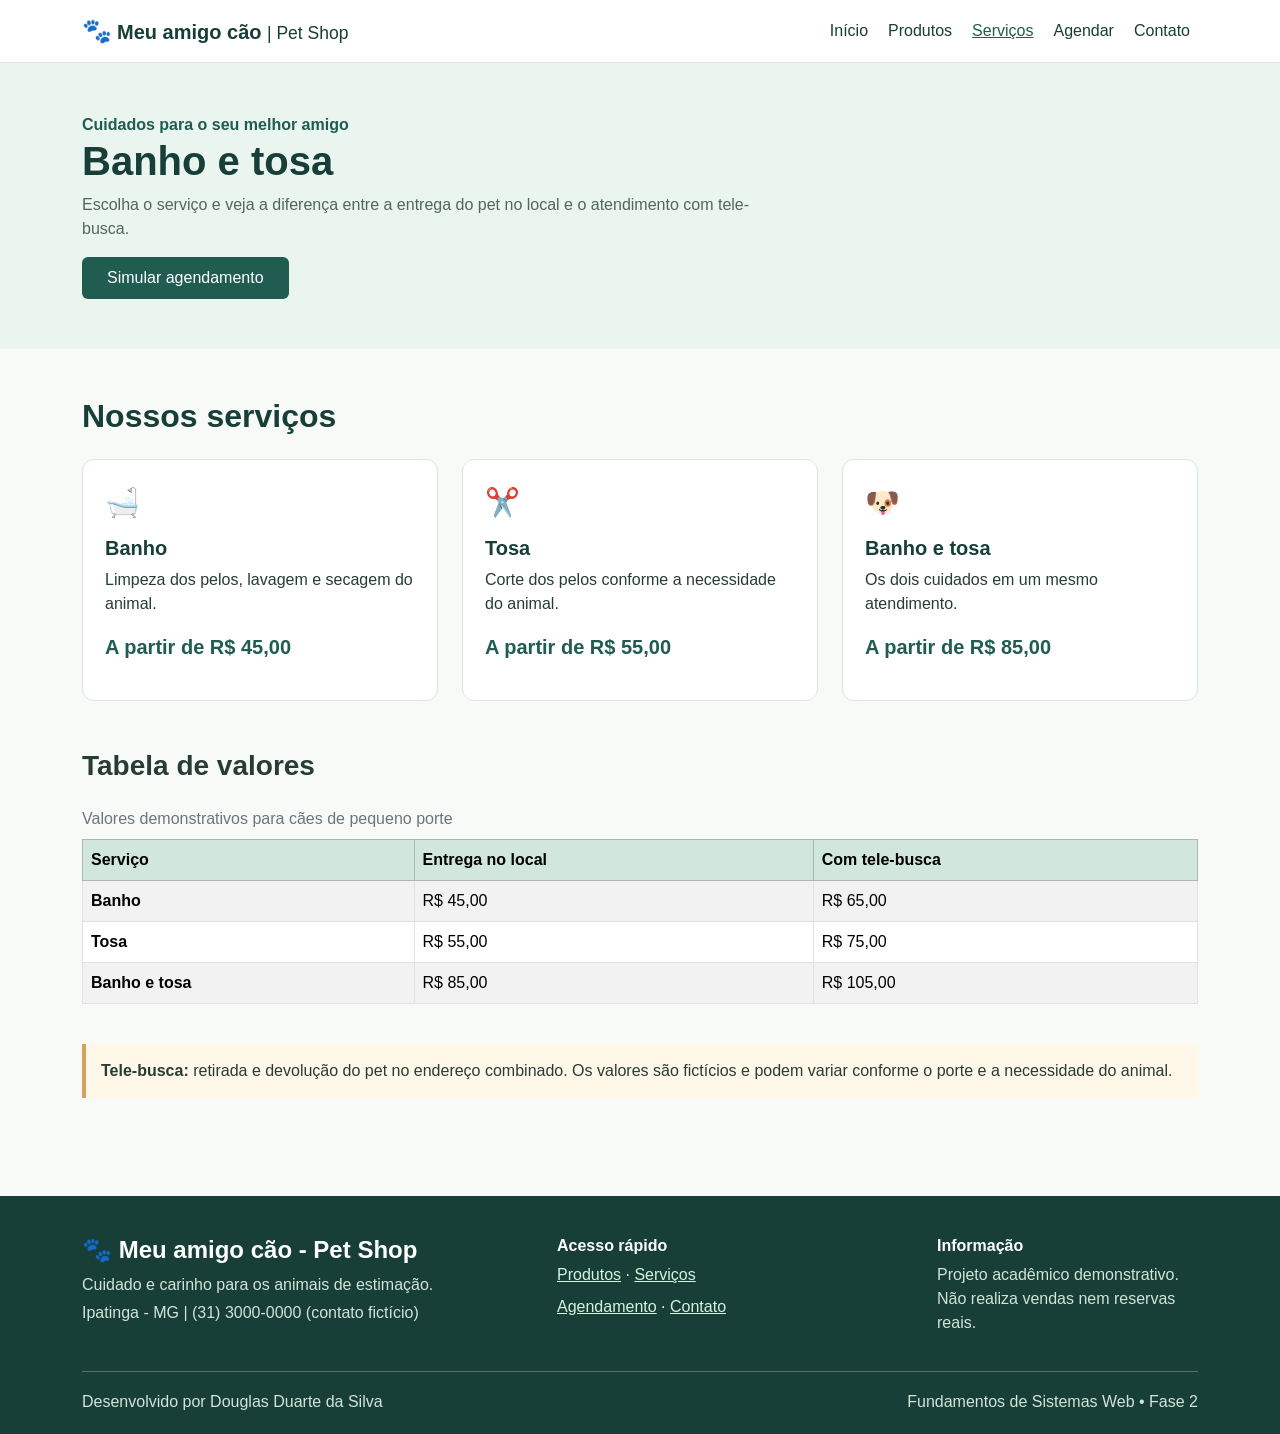
<file: servicos.html>
<!DOCTYPE html>
<html lang="pt-BR">
<head>
    <meta charset="UTF-8">
    <meta name="viewport" content="width=device-width, initial-scale=1">
    <meta name="description" content="Banho, tosa e opções de atendimento com ou sem tele-busca.">
    <title>Serviços | Meu amigo cão - Pet Shop</title>
    <!-- Bootstrap fornece a grade responsiva, a navegação e o carrossel. -->
    <link rel="stylesheet" href="https://cdn.jsdelivr.net/npm/bootstrap@5.3.8/dist/css/bootstrap.min.css">
    <!-- Estilos próprios da fase 2, separados do conteúdo HTML. -->
    <link rel="stylesheet" href="css/estilos.css">
    <!-- defer carrega scripts após a leitura do HTML. -->
    <script src="https://cdn.jsdelivr.net/npm/bootstrap@5.3.8/dist/js/bootstrap.bundle.min.js" defer></script>
    <script src="js/app.js" defer></script>
</head>
<body>
    <a class="skip-link" href="#conteudo">Pular para o conteúdo principal</a>
    <!-- Cabeçalho: identificação e links acessíveis em todas as páginas. -->
    <header class="site-header">
        <nav class="navbar navbar-expand-lg" aria-label="Navegação principal">
            <div class="container">
                <a class="navbar-brand brand" href="index.html"><span class="brand-icon" aria-hidden="true">🐾</span>Meu amigo cão <small class="d-none d-sm-inline fw-normal">| Pet Shop</small></a>
                <button class="navbar-toggler" type="button" data-bs-toggle="collapse" data-bs-target="#menuPrincipal" aria-controls="menuPrincipal" aria-expanded="false" aria-label="Abrir menu">
                    <span class="navbar-toggler-icon"></span>
                </button>
                <div class="collapse navbar-collapse" id="menuPrincipal">
                    <ul class="navbar-nav ms-auto align-items-lg-center gap-lg-1">
                    <li class="nav-item"><a class="nav-link" href="index.html">Início</a></li>
                    <li class="nav-item"><a class="nav-link" href="produtos.html">Produtos</a></li>
                    <li class="nav-item"><a class="nav-link active" href="servicos.html" aria-current="page">Serviços</a></li>
                    <li class="nav-item"><a class="nav-link" href="agendamento.html">Agendar</a></li>
                    <li class="nav-item"><a class="nav-link" href="contato.html">Contato</a></li>
                    </ul>
                </div>
            </div>
        </nav>
    </header>
    <main id="conteudo" tabindex="-1">
        <section class="page-hero">
            <div class="container">
                <span class="eyebrow">Cuidados para o seu melhor amigo</span>
                <h1 class="section-title">Banho e tosa</h1>
                <p class="section-copy">Escolha o serviço e veja a diferença entre a entrega do pet no local e o atendimento com tele-busca.</p>
                <a class="btn btn-brand px-4 py-2" href="agendamento.html">Simular agendamento</a>
            </div>
        </section>
        <section class="container py-5" aria-labelledby="tituloServicos">
            <h2 id="tituloServicos" class="section-title mb-4">Nossos serviços</h2>
            <div class="row g-4 mb-5">
                <div class="col-md-4"><article class="service-card"><span class="feature-icon" aria-hidden="true">🛁</span><h3>Banho</h3><p>Limpeza dos pelos, lavagem e secagem do animal.</p><p class="price">A partir de R$ 45,00</p></article></div>
                <div class="col-md-4"><article class="service-card"><span class="feature-icon" aria-hidden="true">✂️</span><h3>Tosa</h3><p>Corte dos pelos conforme a necessidade do animal.</p><p class="price">A partir de R$ 55,00</p></article></div>
                <div class="col-md-4"><article class="service-card"><span class="feature-icon" aria-hidden="true">🐶</span><h3>Banho e tosa</h3><p>Os dois cuidados em um mesmo atendimento.</p><p class="price">A partir de R$ 85,00</p></article></div>
            </div>
            <!-- Tabela semântica com caption e cabeçalhos para leitores de tela. -->
            <h2 class="h3 fw-bold mb-3">Tabela de valores</h2>
            <div class="table-responsive">
                <table class="table table-striped table-bordered align-middle">
                    <caption class="caption-top text-secondary">Valores demonstrativos para cães de pequeno porte</caption>
                    <thead class="table-success">
                        <tr><th scope="col">Serviço</th><th scope="col">Entrega no local</th><th scope="col">Com tele-busca</th></tr>
                    </thead>
                    <tbody>
                        <tr><th scope="row">Banho</th><td>R$ 45,00</td><td>R$ 65,00</td></tr>
                        <tr><th scope="row">Tosa</th><td>R$ 55,00</td><td>R$ 75,00</td></tr>
                        <tr><th scope="row">Banho e tosa</th><td>R$ 85,00</td><td>R$ 105,00</td></tr>
                    </tbody>
                </table>
            </div>
            <div class="note-box mt-4"><strong>Tele-busca:</strong> retirada e devolução do pet no endereço combinado. Os valores são fictícios e podem variar conforme o porte e a necessidade do animal.</div>
        </section>
    </main>
    <!-- Rodapé mantido da fase 1, agora com apresentação visual personalizada. -->
    <footer class="site-footer">
        <div class="container">
            <div class="row g-4">
                <div class="col-lg-5">
                    <h2 class="h4 fw-bold">🐾 Meu amigo cão - Pet Shop</h2>
                    <p class="footer-muted mb-1">Cuidado e carinho para os animais de estimação.</p>
                    <p class="footer-muted mb-0">Ipatinga - MG | (31) 3000-0000 (contato fictício)</p>
                </div>
                <div class="col-lg-4">
                    <h2 class="h6 fw-bold">Acesso rápido</h2>
                    <p class="mb-2"><a href="produtos.html">Produtos</a> · <a href="servicos.html">Serviços</a></p>
                    <p class="mb-0"><a href="agendamento.html">Agendamento</a> · <a href="contato.html">Contato</a></p>
                </div>
                <div class="col-lg-3">
                    <h2 class="h6 fw-bold">Informação</h2>
                    <p class="footer-muted">Projeto acadêmico demonstrativo. Não realiza vendas nem reservas reais.</p>
                </div>
            </div>
            <div class="footer-rule d-flex flex-column flex-md-row justify-content-between gap-2">
                <span class="footer-muted">Desenvolvido por Douglas Duarte da Silva</span>
                <span class="footer-muted">Fundamentos de Sistemas Web • Fase 2</span>
            </div>
        </div>
    </footer>
</body>
</html>
</file>
<file: css/estilos.css>
/* Estilos da fase 2 - Meu amigo cão - Pet Shop.
   A aparência básica usa o Bootstrap; aqui ficam as cores e ajustes do site. */

/* Cores e textos */
body {
    font-family: Arial, sans-serif;
    color: #263c34;
    background-color: #f8faf8;
}
a { color: #205c50; }
a:hover { color: #143e34; }
.section-title { color: #173e37; font-weight: bold; }
.section-copy { color: #52655e; max-width: 680px; }
.eyebrow { color: #205c50; font-weight: bold; }
.soft-bg { background-color: #e9f5ee; }
.page-hero {
    background-color: #e9f5ee;
    padding: 50px 0;
}
.category-label {
    color: #205c50;
    font-weight: bold;
}

/* Cabeçalho e menu */
.site-header {
    background-color: white;
    border-bottom: 1px solid #dce8df;
}
.brand { color: #173e37; font-weight: bold; }
.brand:hover { color: #205c50; }
.brand-icon { font-size: 24px; margin-right: 5px; }
.navbar-nav .nav-link { color: #173e37; }
.navbar-nav .nav-link:hover,
.navbar-nav .nav-link.active {
    color: #205c50;
    text-decoration: underline;
}

/* Botões */
.btn-brand {
    background-color: #205c50;
    color: white;
}
.btn-brand:hover, .btn-brand:focus {
    background-color: #173e37;
    color: white;
}
.btn-outline-brand {
    border: 1px solid #205c50;
    color: #205c50;
}
.btn-outline-brand:hover {
    background-color: #205c50;
    color: white;
}

/* Carrossel Bootstrap */
.hero-carousel {
    border-radius: 12px;
    overflow: hidden;
}
.hero-slide {
    position: relative;
    height: 400px;
    background-color: #173e37;
}
.hero-slide > img {
    width: 100%;
    height: 100%;
    object-fit: cover;
    opacity: 0.35;
}
.hero-copy {
    position: absolute;
    top: 18%;
    left: 12%;
    width: 70%;
    color: white;
}
.hero-copy h1, .hero-copy h2 { font-weight: bold; }
.hero-copy p { max-width: 520px; }
.hero-copy .eyebrow { color: #f5cda4; }
.carousel-tools { text-align: right; margin-top: 10px; }
.stat-pill { font-size: 14px; color: #52655e; margin-right: 10px; }

/* Categorias, produtos e serviços */
.feature-card, .product-card, .service-card, .form-panel {
    background-color: white;
    border: 1px solid #dce8df;
    border-radius: 12px;
    padding: 22px;
}
.feature-card, .product-card, .service-card { height: 100%; }
.feature-icon { font-size: 28px; }
.feature-card h3, .service-card h3, .product-card h3 {
    color: #173e37;
    font-size: 20px;
    font-weight: bold;
    margin-top: 12px;
}
.product-card img {
    width: 100%;
    height: 200px;
    object-fit: cover;
    border-radius: 8px;
}
.product-card .card-body { padding-top: 15px; }
.price { color: #205c50; font-weight: bold; font-size: 20px; }
.note-box {
    background-color: #fff8e9;
    border-left: 4px solid #d5a25c;
    padding: 15px;
}

/* Formulário */
.form-panel { margin-bottom: 20px; }
.form-panel legend { font-size: 20px; font-weight: bold; color: #173e37; }
.form-label { font-weight: bold; }
.required-note { font-size: 14px; color: #576962; }
.booking-summary {
    background-color: #e9f5ee;
    border: 1px solid #87bba1;
    padding: 20px;
    border-radius: 10px;
    margin-top: 20px;
}
.booking-summary[hidden] { display: none; }

/* Rodapé */
.site-footer {
    background-color: #173e37;
    color: white;
    padding: 40px 0 20px;
    margin-top: 50px;
}
.site-footer a { color: #d6f3df; }
.site-footer a:hover { color: white; }
.footer-muted { color: #d2e4d9; }
.footer-rule { border-top: 1px solid #557365; padding-top: 18px; margin-top: 20px; }

/* Acessibilidade: link para pular o menu e foco visível */
.skip-link {
    position: absolute;
    left: 10px;
    top: -80px;
    background-color: white;
    padding: 10px;
    z-index: 2000;
}
.skip-link:focus { top: 10px; }
:focus-visible { outline: 3px solid #b15f24; }

/* Ajuste para a tela do celular */
@media (max-width: 767px) {
    .hero-slide { height: 430px; }
    .hero-copy { top: 12%; left: 13%; width: 74%; }
    .hero-copy h1, .hero-copy h2 { font-size: 28px; }
    .hero-slide > img { opacity: 0.25; }
}
</file>
